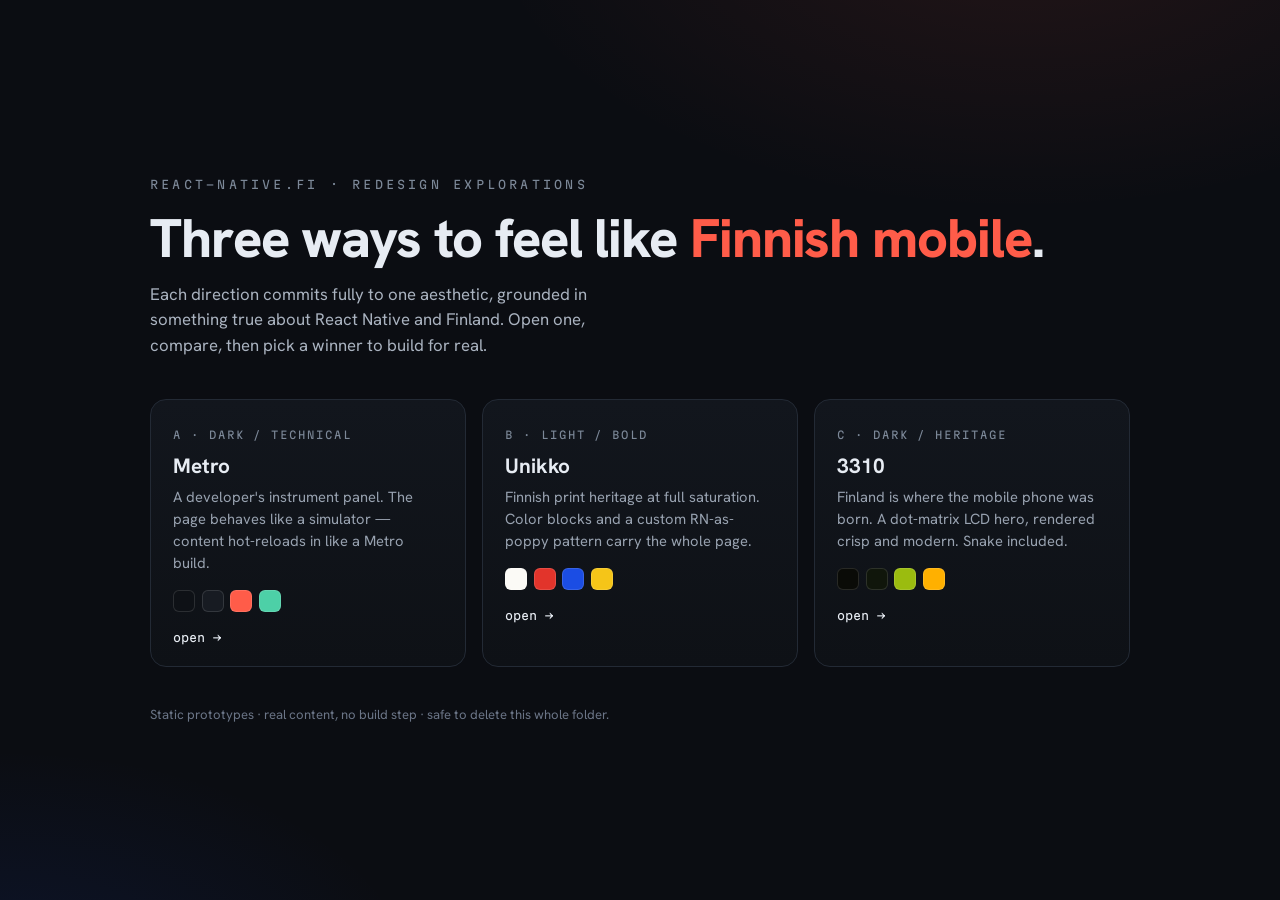
<file: redesign-explorations/index.html>
<!doctype html>
<html lang="en">
<head>
<meta charset="utf-8" />
<meta name="viewport" content="width=device-width, initial-scale=1" />
<title>react-native.fi — redesign explorations</title>
<link rel="preconnect" href="https://fonts.googleapis.com">
<link rel="preconnect" href="https://fonts.gstatic.com" crossorigin>
<link href="https://fonts.googleapis.com/css2?family=Hanken+Grotesk:wght@400;500;600;700;800&family=Martian+Mono:wght@400;500;700&display=swap" rel="stylesheet">
<style>
  :root { color-scheme: dark; }
  * { box-sizing: border-box; margin: 0; padding: 0; }
  body {
    font-family: "Hanken Grotesk", system-ui, sans-serif;
    background: #0b0d12;
    color: #e7ecf3;
    min-height: 100vh;
    display: grid;
    place-items: center;
    padding: 6vw;
    background-image:
      radial-gradient(900px 500px at 80% -10%, rgba(255,92,73,.10), transparent 60%),
      radial-gradient(700px 400px at 0% 110%, rgba(27,77,228,.12), transparent 60%);
  }
  .wrap { width: min(980px, 100%); }
  .kicker {
    font-family: "Martian Mono", monospace;
    font-size: .72rem; letter-spacing: .28em; text-transform: uppercase;
    color: #7c8898; margin-bottom: 1.2rem;
  }
  h1 { font-size: clamp(2rem, 5vw, 3.4rem); line-height: 1.02; letter-spacing: -.02em; font-weight: 800; }
  h1 em { font-style: normal; color: #ff5c49; }
  p.lede { color: #aab3c0; max-width: 56ch; margin-top: 1rem; font-size: 1.05rem; line-height: 1.5; }
  .grid { display: grid; gap: 1rem; grid-template-columns: repeat(3, 1fr); margin-top: 2.6rem; }
  @media (max-width: 720px){ .grid { grid-template-columns: 1fr; } }
  a.card {
    display: block; text-decoration: none; color: inherit;
    border: 1px solid #232a35; border-radius: 16px; padding: 1.4rem;
    background: linear-gradient(180deg, #12161d, #0e1116);
    transition: transform .25s ease, border-color .25s ease;
  }
  a.card:hover { transform: translateY(-4px); border-color: #3a4454; }
  a.card:focus-visible { outline: 2px solid #ff5c49; outline-offset: 3px; }
  .tag { font-family:"Martian Mono",monospace; font-size:.66rem; letter-spacing:.18em; text-transform:uppercase; color:#7c8898; }
  .card h2 { font-size: 1.3rem; margin: .55rem 0 .4rem; letter-spacing: -.01em; }
  .card p { color: #98a2b0; font-size: .92rem; line-height: 1.5; }
  .swatches { display:flex; gap:.4rem; margin-top:1rem; }
  .sw { width: 22px; height: 22px; border-radius: 6px; border: 1px solid rgba(255,255,255,.12); }
  .go { margin-top:1.1rem; font-family:"Martian Mono",monospace; font-size:.72rem; color:#e7ecf3; }
  footer { margin-top: 2.4rem; color:#6b7587; font-size:.82rem; }
</style>
</head>
<body>
  <div class="wrap">
    <div class="kicker">react-native.fi · redesign explorations</div>
    <h1>Three ways to feel like <em>Finnish mobile</em>.</h1>
    <p class="lede">Each direction commits fully to one aesthetic, grounded in something true about React Native and Finland. Open one, compare, then pick a winner to build for real.</p>

    <div class="grid">
      <a class="card" href="a-metro.html">
        <span class="tag">A · dark / technical</span>
        <h2>Metro</h2>
        <p>A developer's instrument panel. The page behaves like a simulator — content hot-reloads in like a Metro build.</p>
        <div class="swatches">
          <span class="sw" style="background:#0e1116"></span>
          <span class="sw" style="background:#171b22"></span>
          <span class="sw" style="background:#ff5c49"></span>
          <span class="sw" style="background:#4dd0a7"></span>
        </div>
        <div class="go">open →</div>
      </a>

      <a class="card" href="b-unikko.html">
        <span class="tag">B · light / bold</span>
        <h2>Unikko</h2>
        <p>Finnish print heritage at full saturation. Color blocks and a custom RN-as-poppy pattern carry the whole page.</p>
        <div class="swatches">
          <span class="sw" style="background:#fbfaf6"></span>
          <span class="sw" style="background:#e2342b"></span>
          <span class="sw" style="background:#1b4de4"></span>
          <span class="sw" style="background:#f5c518"></span>
        </div>
        <div class="go">open →</div>
      </a>

      <a class="card" href="c-3310.html">
        <span class="tag">C · dark / heritage</span>
        <h2>3310</h2>
        <p>Finland is where the mobile phone was born. A dot-matrix LCD hero, rendered crisp and modern. Snake included.</p>
        <div class="swatches">
          <span class="sw" style="background:#0a0b07"></span>
          <span class="sw" style="background:#10160b"></span>
          <span class="sw" style="background:#9bbc0f"></span>
          <span class="sw" style="background:#ffb000"></span>
        </div>
        <div class="go">open →</div>
      </a>
    </div>

    <footer>Static prototypes · real content, no build step · safe to delete this whole folder.</footer>
  </div>
</body>
</html>
</file>
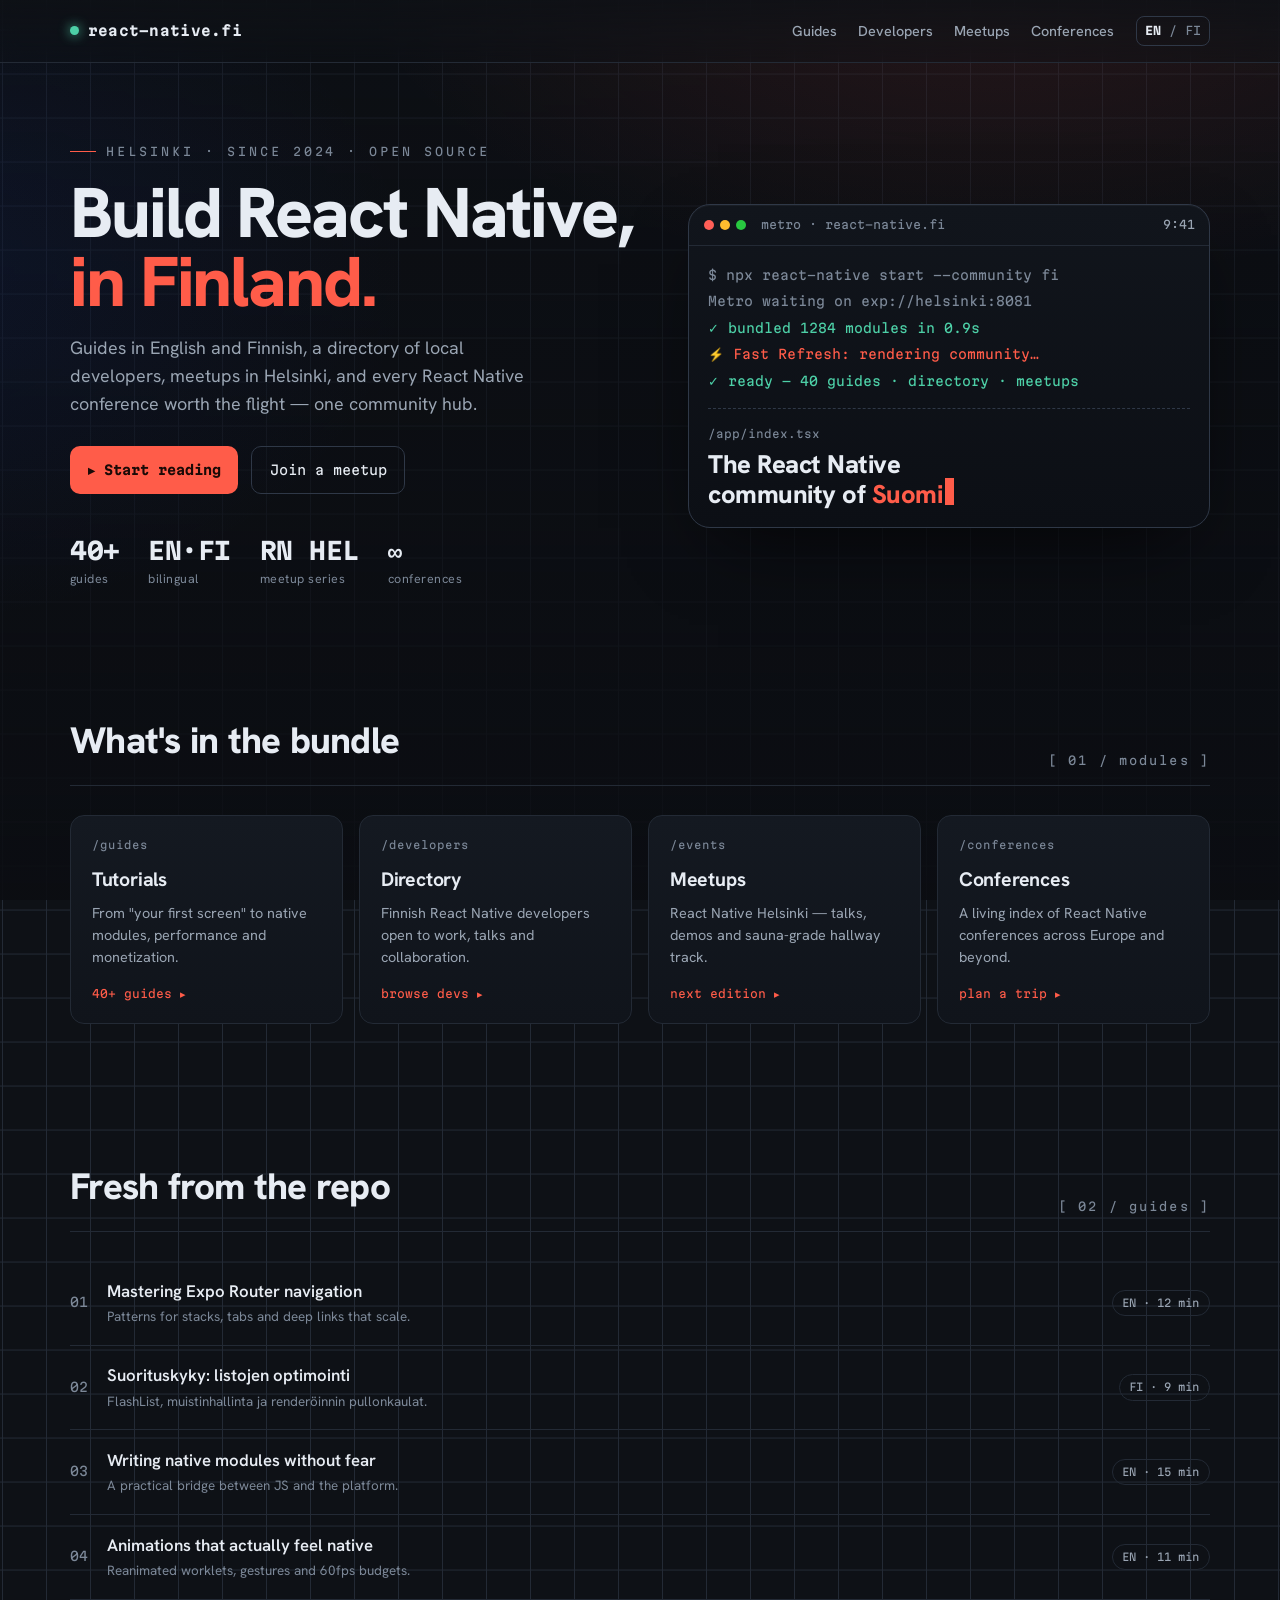
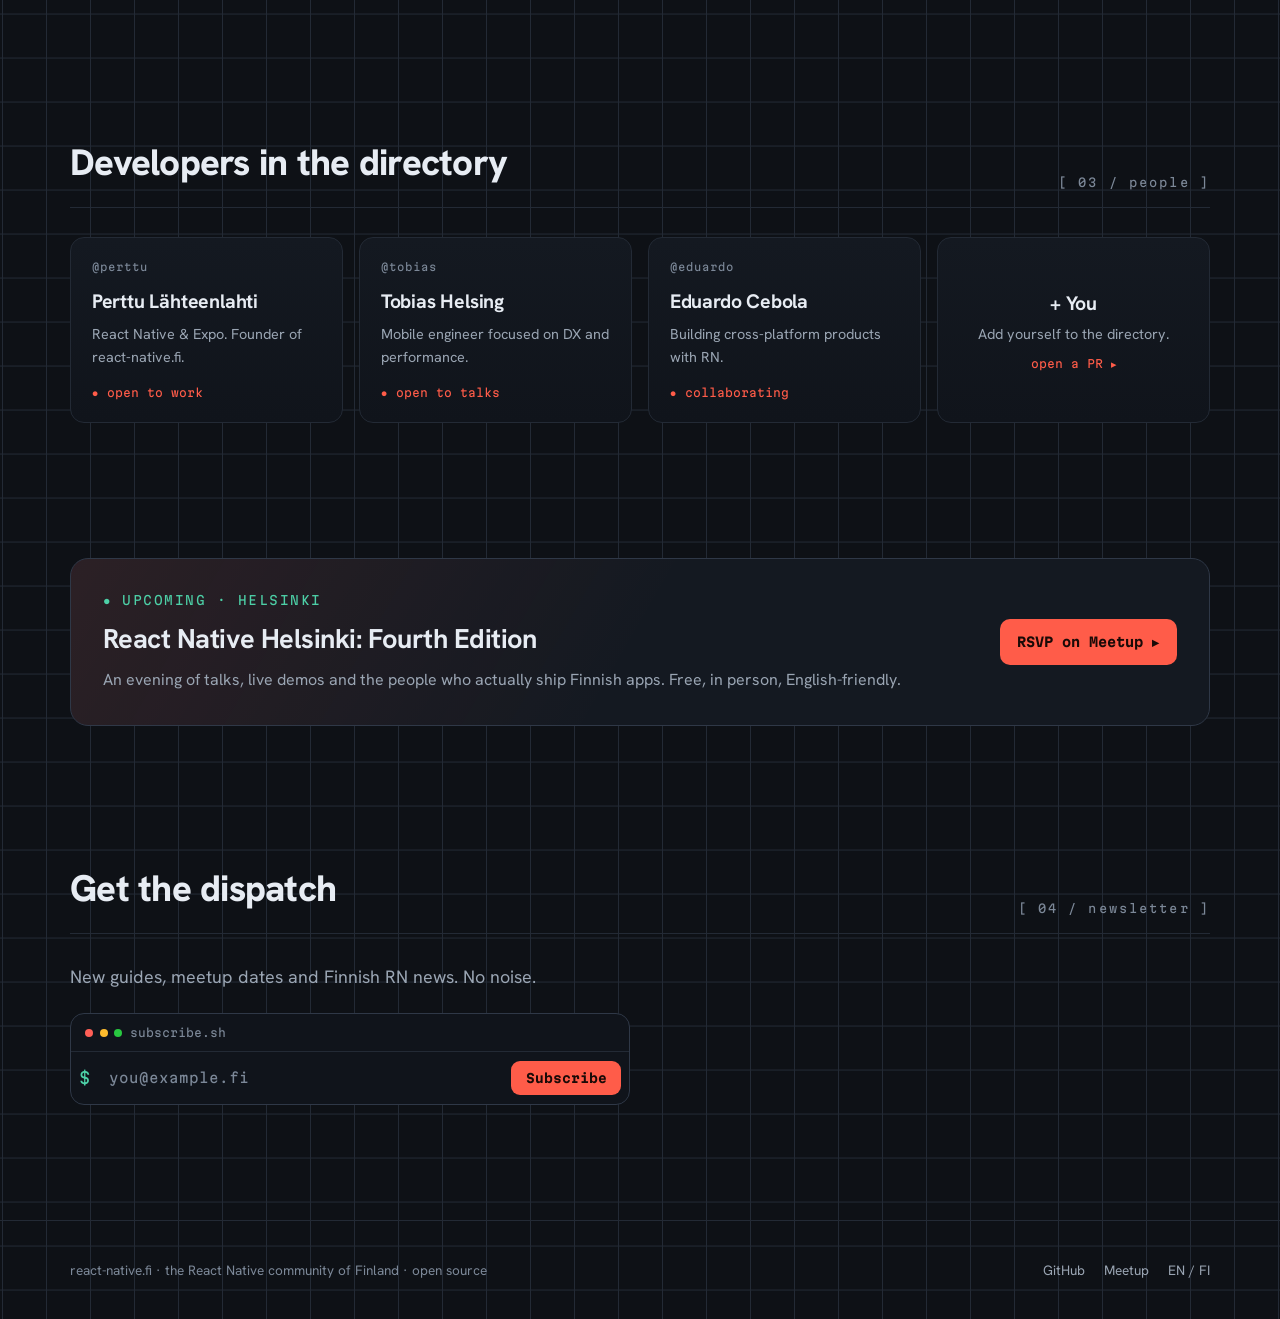
<file: redesign-explorations/a-metro.html>
<!doctype html>
<html lang="en">
<head>
<meta charset="utf-8" />
<meta name="viewport" content="width=device-width, initial-scale=1" />
<title>React Native Finland — Metro</title>
<link rel="preconnect" href="https://fonts.googleapis.com">
<link rel="preconnect" href="https://fonts.gstatic.com" crossorigin>
<link href="https://fonts.googleapis.com/css2?family=Hanken+Grotesk:wght@400;500;600;700;800&family=Martian+Mono:wght@400;500;700&display=swap" rel="stylesheet">
<style>
:root{
  --ink:#0e1116; --panel:#141921; --panel-2:#10141b; --line:#232a35; --line-2:#2f3847;
  --text:#e7ecf3; --mute:#7c8898; --mute-2:#9aa5b3;
  --build:#ff5c49;        /* the one hero accent: hot reload */
  --ready:#4dd0a7;        /* "ready / online" signal, used sparingly */
  --r:14px;
  color-scheme: dark;
}
*{box-sizing:border-box;margin:0;padding:0}
html{scroll-behavior:smooth}
body{
  font-family:"Hanken Grotesk",system-ui,sans-serif;
  background:var(--ink); color:var(--text); line-height:1.55;
  -webkit-font-smoothing:antialiased;
  background-image:
    linear-gradient(var(--line) 1px, transparent 1px),
    linear-gradient(90deg, var(--line) 1px, transparent 1px);
  background-size:44px 44px;
  background-position:center;
}
body::before{
  content:""; position:fixed; inset:0; pointer-events:none; z-index:0;
  background:
    radial-gradient(1100px 600px at 78% -8%, rgba(255,92,73,.12), transparent 60%),
    radial-gradient(900px 600px at -10% 30%, rgba(27,77,228,.10), transparent 60%),
    linear-gradient(180deg, rgba(11,13,18,.4), rgba(11,13,18,.92));
}
.mono{font-family:"Martian Mono",monospace}
.wrap{position:relative; z-index:1; width:min(1140px,92vw); margin-inline:auto}

/* ---- nav ---- */
nav{position:sticky; top:0; z-index:20; backdrop-filter:blur(10px);
  background:linear-gradient(180deg, rgba(14,17,22,.82), rgba(14,17,22,.4));
  border-bottom:1px solid var(--line);}
.nav-in{display:flex; align-items:center; gap:1.4rem; height:62px}
.brand{font-family:"Martian Mono",monospace; font-weight:700; font-size:.86rem; letter-spacing:.02em; display:flex; align-items:center; gap:.55rem}
.brand .dot{width:9px;height:9px;border-radius:50%;background:var(--ready); box-shadow:0 0 12px var(--ready); animation:pulse 2.6s infinite}
@keyframes pulse{50%{opacity:.45}}
.nav-links{display:flex; gap:1.3rem; margin-left:auto}
.nav-links a{color:var(--mute-2); text-decoration:none; font-size:.9rem; font-weight:500}
.nav-links a:hover{color:var(--text)}
.lang{font-family:"Martian Mono",monospace; font-size:.72rem; color:var(--mute); border:1px solid var(--line-2); border-radius:8px; padding:.3rem .5rem}
.lang b{color:var(--text)}
@media(max-width:820px){ .nav-links{display:none} }

/* ---- hero ---- */
.hero{padding:5rem 0 3.5rem}
.hero-grid{display:grid; grid-template-columns:1.05fr .95fr; gap:2.6rem; align-items:center}
@media(max-width:920px){ .hero-grid{grid-template-columns:1fr; gap:2rem} }
.eyebrow{font-family:"Martian Mono",monospace; font-size:.72rem; letter-spacing:.26em; text-transform:uppercase; color:var(--mute); display:flex; gap:.6rem; align-items:center}
.eyebrow::before{content:""; width:26px; height:1px; background:var(--build)}
h1.title{font-size:clamp(2.5rem,6vw,4.4rem); line-height:.98; letter-spacing:-.03em; font-weight:800; margin:1.1rem 0}
h1.title .hl{color:var(--build)}
.lede{color:var(--mute-2); font-size:1.12rem; max-width:48ch}
.cta-row{display:flex; gap:.8rem; margin-top:1.8rem; flex-wrap:wrap}
.btn{font-family:"Martian Mono",monospace; font-size:.82rem; text-decoration:none; border-radius:10px; padding:.8rem 1.1rem; display:inline-flex; gap:.5rem; align-items:center; transition:.2s}
.btn-primary{background:var(--build); color:#1a0a07; font-weight:700}
.btn-primary:hover{box-shadow:0 0 0 4px rgba(255,92,73,.22); transform:translateY(-2px)}
.btn-ghost{border:1px solid var(--line-2); color:var(--text)}
.btn-ghost:hover{border-color:var(--mute)}
.stats{display:flex; gap:1.8rem; margin-top:2.4rem; flex-wrap:wrap}
.stat .n{font-family:"Martian Mono",monospace; font-size:1.5rem; font-weight:700; letter-spacing:-.02em}
.stat .l{font-size:.78rem; color:var(--mute); letter-spacing:.04em}

/* ---- simulator ---- */
.sim{border:1px solid var(--line-2); border-radius:22px; background:linear-gradient(180deg,#11151c,#0c0f15);
  box-shadow:0 30px 80px -30px rgba(0,0,0,.8), inset 0 1px 0 rgba(255,255,255,.04); overflow:hidden}
.sim-bar{display:flex; align-items:center; gap:.5rem; padding:.7rem .9rem; border-bottom:1px solid var(--line); font-family:"Martian Mono",monospace; font-size:.72rem; color:var(--mute)}
.sim-bar .lights{display:flex; gap:.4rem; margin-right:.4rem}
.sim-bar .lights i{width:10px;height:10px;border-radius:50%;display:block}
.sim-bar .clock{margin-left:auto; color:var(--mute-2)}
.sim-body{padding:1.2rem; font-family:"Martian Mono",monospace; font-size:.8rem}
.log{display:grid; gap:.42rem; min-height:118px}
.log div{opacity:0; transform:translateY(6px); animation:logIn .5s forwards}
.log .ok{color:var(--ready)} .log .warn{color:var(--build)} .log .dim{color:var(--mute)}
.log div:nth-child(1){animation-delay:.15s}
.log div:nth-child(2){animation-delay:.45s}
.log div:nth-child(3){animation-delay:.8s}
.log div:nth-child(4){animation-delay:1.15s}
.log div:nth-child(5){animation-delay:1.5s}
@keyframes logIn{to{opacity:1; transform:none}}
.sim-screen{margin-top:1rem; border-top:1px dashed var(--line-2); padding-top:1.1rem; opacity:0; animation:logIn .6s 1.9s forwards}
.sim-screen .big{font-family:"Hanken Grotesk",sans-serif; font-weight:800; font-size:1.6rem; line-height:1.05; letter-spacing:-.02em}
.sim-screen .big span{color:var(--build)}
.cursor{display:inline-block;width:9px;height:1.05em;background:var(--build);vertical-align:-2px;margin-left:3px;animation:blink 1s steps(1) infinite}
@keyframes blink{50%{opacity:0}}

/* ---- section heads ---- */
.section{padding:4.2rem 0}
.sec-head{display:flex; align-items:flex-end; justify-content:space-between; gap:1rem; margin-bottom:1.8rem; border-bottom:1px solid var(--line); padding-bottom:1rem}
.sec-head h2{font-size:clamp(1.6rem,3vw,2.3rem); letter-spacing:-.02em; font-weight:800}
.sec-head .idx{font-family:"Martian Mono",monospace; font-size:.74rem; color:var(--mute); letter-spacing:.18em}

/* ---- modules ---- */
.modules{display:grid; grid-template-columns:repeat(4,1fr); gap:1rem}
@media(max-width:900px){ .modules{grid-template-columns:repeat(2,1fr)} }
@media(max-width:560px){ .modules{grid-template-columns:1fr} }
.mod{position:relative; text-decoration:none; color:inherit; border:1px solid var(--line); border-radius:var(--r); padding:1.3rem; background:linear-gradient(180deg,var(--panel),var(--panel-2)); transition:.25s; overflow:hidden}
.mod:hover{transform:translateY(-5px); border-color:var(--line-2)}
.mod:focus-visible{outline:2px solid var(--build); outline-offset:3px}
.mod .path{font-family:"Martian Mono",monospace; font-size:.66rem; color:var(--mute); letter-spacing:.1em}
.mod h3{font-size:1.22rem; margin:.7rem 0 .45rem; letter-spacing:-.01em}
.mod p{color:var(--mute-2); font-size:.9rem}
.mod .meta{margin-top:1rem; font-family:"Martian Mono",monospace; font-size:.7rem; color:var(--build)}
.mod::after{content:""; position:absolute; right:-30px; top:-30px; width:90px; height:90px; border-radius:50%; background:radial-gradient(circle, rgba(255,92,73,.18), transparent 70%); opacity:0; transition:.3s}
.mod:hover::after{opacity:1}

/* ---- featured list ---- */
.feed{display:grid; gap:0}
.row{display:grid; grid-template-columns:auto 1fr auto; gap:1.2rem; align-items:center; padding:1.05rem 0; border-bottom:1px solid var(--line); text-decoration:none; color:inherit; transition:.2s}
.row:hover{background:rgba(255,255,255,.02); padding-left:.5rem}
.row .no{font-family:"Martian Mono",monospace; color:var(--mute); font-size:.8rem}
.row .t{font-weight:600; font-size:1.05rem}
.row .d{color:var(--mute); font-size:.84rem; margin-top:.15rem}
.row .badge{font-family:"Martian Mono",monospace; font-size:.66rem; color:var(--mute-2); border:1px solid var(--line); border-radius:999px; padding:.25rem .6rem; white-space:nowrap}

/* ---- meetup banner ---- */
.banner{border:1px solid var(--line-2); border-radius:18px; padding:2rem; background:
  linear-gradient(120deg, rgba(255,92,73,.10), transparent 50%), var(--panel);
  display:grid; grid-template-columns:1fr auto; gap:1.4rem; align-items:center}
@media(max-width:740px){ .banner{grid-template-columns:1fr} }
.banner .when{font-family:"Martian Mono",monospace; color:var(--ready); font-size:.78rem; letter-spacing:.12em}
.banner h3{font-size:1.7rem; letter-spacing:-.02em; margin:.5rem 0}
.banner p{color:var(--mute-2)}

/* ---- newsletter (terminal) ---- */
.term{border:1px solid var(--line-2); border-radius:14px; overflow:hidden; max-width:560px; background:var(--panel-2)}
.term .tt{font-family:"Martian Mono",monospace; font-size:.7rem; color:var(--mute); padding:.6rem .9rem; border-bottom:1px solid var(--line); display:flex; gap:.5rem; align-items:center}
.term .tb{display:flex; padding:.5rem; gap:.5rem; align-items:center}
.term input{flex:1; background:transparent; border:0; color:var(--text); font-family:"Martian Mono",monospace; font-size:.85rem; padding:.6rem .7rem}
.term input::placeholder{color:var(--mute)}
.term input:focus{outline:none}
.term button{font-family:"Martian Mono",monospace; font-size:.78rem; background:var(--build); color:#1a0a07; border:0; font-weight:700; border-radius:9px; padding:.6rem .9rem; cursor:pointer}

/* ---- footer ---- */
footer.f{border-top:1px solid var(--line); margin-top:3rem; padding:2.4rem 0}
.f-in{display:flex; justify-content:space-between; gap:1rem; flex-wrap:wrap; color:var(--mute); font-size:.85rem}
.f-in a{color:var(--mute-2); text-decoration:none}
.f-in a:hover{color:var(--text)}

@media (prefers-reduced-motion: reduce){
  *{animation:none !important}
  .log div, .sim-screen{opacity:1; transform:none}
}
</style>
</head>
<body>
<nav>
  <div class="wrap nav-in">
    <div class="brand"><span class="dot"></span>react-native.fi</div>
    <div class="nav-links">
      <a href="#modules">Guides</a>
      <a href="#devs">Developers</a>
      <a href="#meet">Meetups</a>
      <a href="#feed">Conferences</a>
    </div>
    <span class="lang"><b>EN</b> / FI</span>
  </div>
</nav>

<header class="hero wrap">
  <div class="hero-grid">
    <div>
      <div class="eyebrow">Helsinki · since 2024 · open source</div>
      <h1 class="title">Build React&nbsp;Native, <span class="hl">in&nbsp;Finland.</span></h1>
      <p class="lede">Guides in English and Finnish, a directory of local developers, meetups in Helsinki, and every React Native conference worth the flight — one community hub.</p>
      <div class="cta-row">
        <a class="btn btn-primary" href="#modules">▸ Start reading</a>
        <a class="btn btn-ghost" href="#meet">Join a meetup</a>
      </div>
      <div class="stats">
        <div class="stat"><div class="n">40+</div><div class="l">guides</div></div>
        <div class="stat"><div class="n">EN·FI</div><div class="l">bilingual</div></div>
        <div class="stat"><div class="n">RN HEL</div><div class="l">meetup series</div></div>
        <div class="stat"><div class="n">∞</div><div class="l">conferences</div></div>
      </div>
    </div>

    <div class="sim" aria-hidden="true">
      <div class="sim-bar">
        <span class="lights"><i style="background:#ff5f57"></i><i style="background:#febc2e"></i><i style="background:#28c840"></i></span>
        metro · react-native.fi
        <span class="clock">9:41</span>
      </div>
      <div class="sim-body">
        <div class="log">
          <div class="dim">$ npx react-native start --community fi</div>
          <div class="dim">Metro waiting on exp://helsinki:8081</div>
          <div class="ok">✓ bundled 1284 modules in 0.9s</div>
          <div class="warn">⚡ Fast Refresh: rendering community…</div>
          <div class="ok">✓ ready — 40 guides · directory · meetups</div>
        </div>
        <div class="sim-screen">
          <div class="path mono" style="color:var(--mute);font-size:.68rem">/app/index.tsx</div>
          <div class="big" style="margin-top:.5rem">The React Native<br>community of <span>Suomi</span><span class="cursor"></span></div>
        </div>
      </div>
    </div>
  </div>
</header>

<main>
  <section class="section wrap" id="modules">
    <div class="sec-head">
      <h2>What's in the bundle</h2>
      <span class="idx">[ 01 / modules ]</span>
    </div>
    <div class="modules">
      <a class="mod" href="#">
        <div class="path">/guides</div>
        <h3>Tutorials</h3>
        <p>From "your first screen" to native modules, performance and monetization.</p>
        <div class="meta">40+ guides ▸</div>
      </a>
      <a class="mod" href="#devs">
        <div class="path">/developers</div>
        <h3>Directory</h3>
        <p>Finnish React Native developers open to work, talks and collaboration.</p>
        <div class="meta">browse devs ▸</div>
      </a>
      <a class="mod" href="#meet">
        <div class="path">/events</div>
        <h3>Meetups</h3>
        <p>React Native Helsinki — talks, demos and sauna-grade hallway track.</p>
        <div class="meta">next edition ▸</div>
      </a>
      <a class="mod" href="#feed">
        <div class="path">/conferences</div>
        <h3>Conferences</h3>
        <p>A living index of React Native conferences across Europe and beyond.</p>
        <div class="meta">plan a trip ▸</div>
      </a>
    </div>
  </section>

  <section class="section wrap" id="feed">
    <div class="sec-head">
      <h2>Fresh from the repo</h2>
      <span class="idx">[ 02 / guides ]</span>
    </div>
    <div class="feed">
      <a class="row" href="#"><span class="no">01</span><span><span class="t">Mastering Expo Router navigation</span><div class="d">Patterns for stacks, tabs and deep links that scale.</div></span><span class="badge">EN · 12 min</span></a>
      <a class="row" href="#"><span class="no">02</span><span><span class="t">Suorituskyky: listojen optimointi</span><div class="d">FlashList, muistinhallinta ja renderöinnin pullonkaulat.</div></span><span class="badge">FI · 9 min</span></a>
      <a class="row" href="#"><span class="no">03</span><span><span class="t">Writing native modules without fear</span><div class="d">A practical bridge between JS and the platform.</div></span><span class="badge">EN · 15 min</span></a>
      <a class="row" href="#"><span class="no">04</span><span><span class="t">Animations that actually feel native</span><div class="d">Reanimated worklets, gestures and 60fps budgets.</div></span><span class="badge">EN · 11 min</span></a>
    </div>
  </section>

  <section class="section wrap" id="devs">
    <div class="sec-head">
      <h2>Developers in the directory</h2>
      <span class="idx">[ 03 / people ]</span>
    </div>
    <div class="modules">
      <div class="mod"><div class="path">@perttu</div><h3>Perttu Lähteenlahti</h3><p>React Native & Expo. Founder of react-native.fi.</p><div class="meta">● open to work</div></div>
      <div class="mod"><div class="path">@tobias</div><h3>Tobias Helsing</h3><p>Mobile engineer focused on DX and performance.</p><div class="meta">● open to talks</div></div>
      <div class="mod"><div class="path">@eduardo</div><h3>Eduardo Cebola</h3><p>Building cross-platform products with RN.</p><div class="meta">● collaborating</div></div>
      <a class="mod" href="#" style="display:grid;place-items:center;text-align:center"><div><h3 style="margin:0">+ You</h3><p style="margin-top:.3rem">Add yourself to the directory.</p><div class="meta" style="margin-top:.6rem">open a PR ▸</div></div></a>
    </div>
  </section>

  <section class="section wrap" id="meet">
    <div class="banner">
      <div>
        <div class="when">● UPCOMING · HELSINKI</div>
        <h3>React Native Helsinki: Fourth Edition</h3>
        <p>An evening of talks, live demos and the people who actually ship Finnish apps. Free, in person, English-friendly.</p>
      </div>
      <a class="btn btn-primary" href="#">RSVP on Meetup ▸</a>
    </div>
  </section>

  <section class="section wrap">
    <div class="sec-head"><h2>Get the dispatch</h2><span class="idx">[ 04 / newsletter ]</span></div>
    <p class="lede" style="margin-bottom:1.4rem">New guides, meetup dates and Finnish RN news. No noise.</p>
    <form class="term" onsubmit="return false">
      <div class="tt"><span class="lights" style="display:flex;gap:.4rem"><i style="width:8px;height:8px;border-radius:50%;background:#ff5f57;display:block"></i><i style="width:8px;height:8px;border-radius:50%;background:#febc2e;display:block"></i><i style="width:8px;height:8px;border-radius:50%;background:#28c840;display:block"></i></span> subscribe.sh</div>
      <div class="tb"><span class="mono" style="color:var(--ready)">$</span><input type="email" placeholder="you@example.fi" aria-label="Email address"><button>Subscribe</button></div>
    </form>
  </section>
</main>

<footer class="f">
  <div class="wrap f-in">
    <div>react-native.fi · the React Native community of Finland · open source</div>
    <div style="display:flex;gap:1.2rem">
      <a href="#">GitHub</a><a href="#">Meetup</a><a href="#">EN / FI</a>
    </div>
  </div>
</footer>
</body>
</html>
</file>
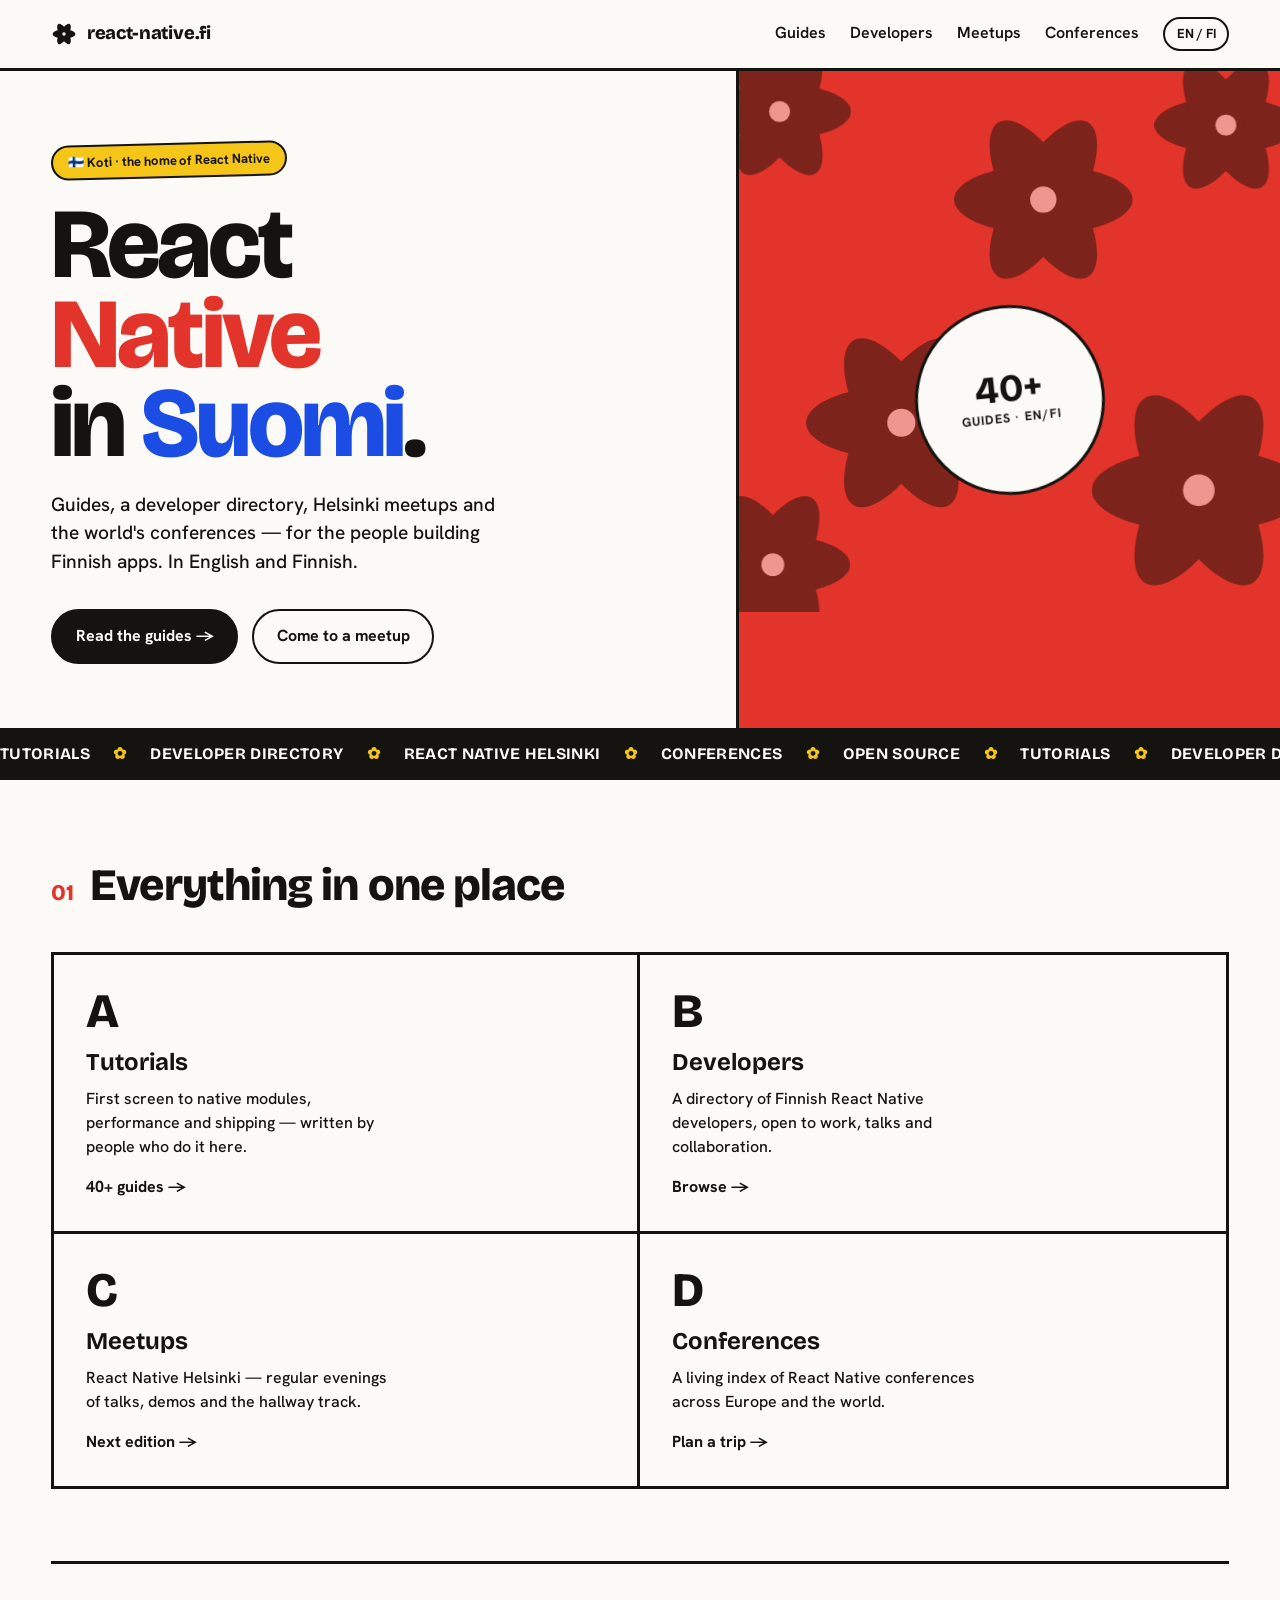
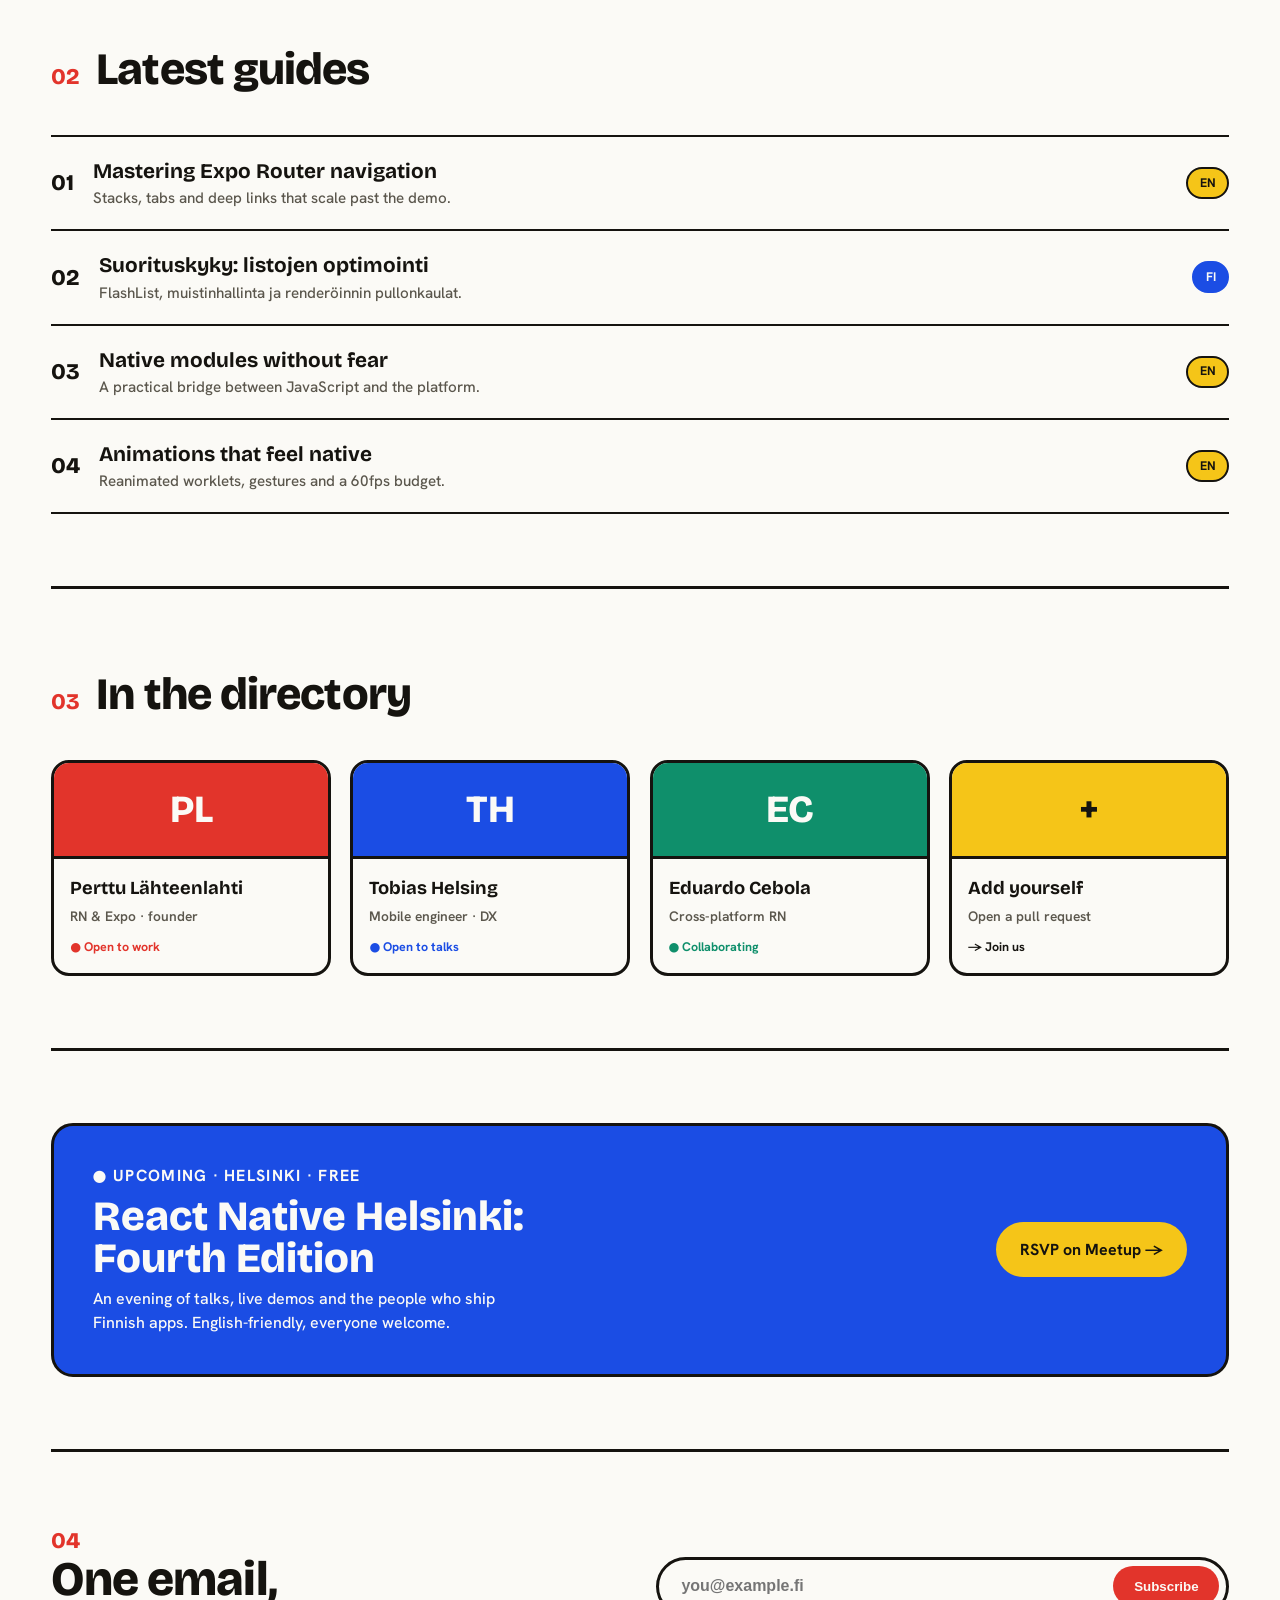
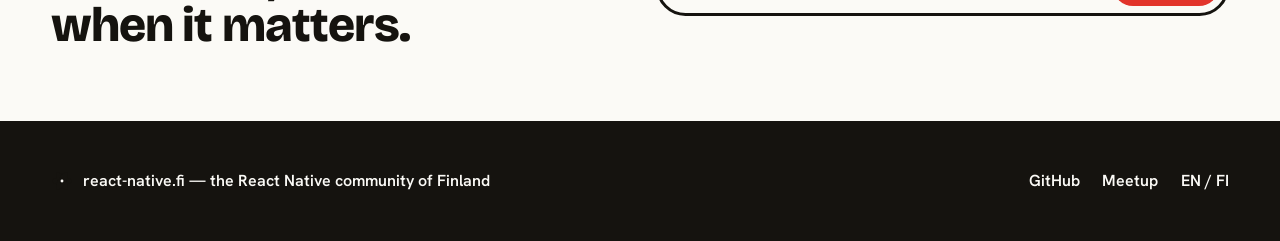
<file: redesign-explorations/b-unikko.html>
<!doctype html>
<html lang="en">
<head>
<meta charset="utf-8" />
<meta name="viewport" content="width=device-width, initial-scale=1" />
<title>React Native Finland — Unikko</title>
<link rel="preconnect" href="https://fonts.googleapis.com">
<link rel="preconnect" href="https://fonts.gstatic.com" crossorigin>
<link href="https://fonts.googleapis.com/css2?family=Bricolage+Grotesque:opsz,wght@12..96,500;12..96,700;12..96,800&family=Hanken+Grotesk:wght@400;500;600;700&display=swap" rel="stylesheet">
<style>
:root{
  --paper:#fbfaf6; --ink:#15130f;
  --poppy:#e2342b; --sky:#1b4de4; --sun:#f5c518; --mint:#0f8f6b;
  --line:#15130f;
}
*{box-sizing:border-box;margin:0;padding:0}
html{scroll-behavior:smooth}
body{font-family:"Hanken Grotesk",system-ui,sans-serif; background:var(--paper); color:var(--ink); line-height:1.5; -webkit-font-smoothing:antialiased}
.display{font-family:"Bricolage Grotesque",sans-serif}
.wrap{width:min(1180px,92vw); margin-inline:auto}
a{color:inherit}

/* poppy motif used as the page signature */
.poppy-defs{position:absolute;width:0;height:0}

/* nav */
nav{border-bottom:3px solid var(--ink); position:sticky; top:0; background:var(--paper); z-index:30}
.nav-in{display:flex; align-items:center; gap:1.5rem; height:68px}
.brand{font-family:"Bricolage Grotesque"; font-weight:800; font-size:1.15rem; display:flex; gap:.6rem; align-items:center; letter-spacing:-.01em}
.nav-links{display:flex; gap:1.5rem; margin-left:auto; font-weight:600}
.nav-links a{text-decoration:none; padding:.2rem 0; border-bottom:3px solid transparent}
.nav-links a:hover{border-color:var(--poppy)}
.lang{font-weight:700; border:2px solid var(--ink); border-radius:999px; padding:.3rem .7rem; font-size:.82rem}
@media(max-width:820px){.nav-links{display:none}}

/* hero */
.hero{display:grid; grid-template-columns:1.15fr .85fr; border-bottom:3px solid var(--ink)}
@media(max-width:900px){.hero{grid-template-columns:1fr}}
.hero-left{padding:4.5rem 3rem 4rem; padding-left:max(4vw, calc((100vw - 1180px)/2))}
@media(max-width:900px){.hero-left{padding:3.5rem 6vw}}
.tagline{display:inline-flex; align-items:center; gap:.5rem; background:var(--sun); border:2px solid var(--ink); border-radius:999px; padding:.35rem .9rem; font-weight:700; font-size:.82rem; transform:rotate(-1.4deg)}
h1.title{font-family:"Bricolage Grotesque"; font-weight:800; font-size:clamp(3rem,8vw,6.2rem); line-height:.9; letter-spacing:-.03em; margin:1.4rem 0}
h1.title .red{color:var(--poppy)}
h1.title .blue{color:var(--sky)}
.lede{font-size:1.2rem; max-width:42ch; font-weight:500}
.cta-row{display:flex; gap:.9rem; margin-top:2rem; flex-wrap:wrap}
.btn{font-weight:700; text-decoration:none; border:2px solid var(--ink); border-radius:999px; padding:.85rem 1.4rem; transition:.15s; display:inline-flex; gap:.5rem; align-items:center}
.btn-fill{background:var(--ink); color:var(--paper)}
.btn-fill:hover{background:var(--poppy); border-color:var(--poppy)}
.btn-out:hover{background:var(--sun)}
.btn:focus-visible{outline:3px solid var(--sky); outline-offset:3px}

.hero-right{border-left:3px solid var(--ink); background:var(--poppy); position:relative; overflow:hidden; min-height:340px; display:grid; place-items:center}
@media(max-width:900px){.hero-right{border-left:0; border-top:3px solid var(--ink); min-height:300px}}
.hero-right .field{position:absolute; inset:0; opacity:.9}
.hero-right .badge{position:relative; background:var(--paper); border:3px solid var(--ink); border-radius:50%; width:190px; height:190px; display:grid; place-items:center; text-align:center; transform:rotate(-6deg); animation:spinIn .9s cubic-bezier(.2,.8,.2,1)}
.hero-right .badge b{font-family:"Bricolage Grotesque"; font-size:2.4rem; line-height:.9; display:block}
.hero-right .badge span{font-weight:700; font-size:.78rem; letter-spacing:.1em}
@keyframes spinIn{from{transform:rotate(-40deg) scale(.6); opacity:0} to{transform:rotate(-6deg) scale(1); opacity:1}}

/* marquee strip */
.strip{background:var(--ink); color:var(--paper); overflow:hidden; border-bottom:3px solid var(--ink); white-space:nowrap}
.strip .track{display:inline-block; padding:.7rem 0; font-family:"Bricolage Grotesque"; font-weight:700; font-size:1rem; letter-spacing:.02em; animation:slide 26s linear infinite}
.strip .track span{margin:0 1.2rem; color:var(--sun)}
@keyframes slide{to{transform:translateX(-50%)}}

/* sections */
.section{padding:4.5rem 0; border-bottom:3px solid var(--ink)}
.sec-head{display:flex; align-items:baseline; gap:1rem; margin-bottom:2rem}
.sec-head .num{font-family:"Bricolage Grotesque"; font-weight:800; color:var(--poppy); font-size:1.4rem}
.sec-head h2{font-family:"Bricolage Grotesque"; font-weight:800; font-size:clamp(1.8rem,4vw,2.8rem); letter-spacing:-.02em}

/* pillars */
.pillars{display:grid; grid-template-columns:repeat(2,1fr); gap:0; border:3px solid var(--ink)}
@media(max-width:680px){.pillars{grid-template-columns:1fr}}
.pillar{padding:2rem; border-right:3px solid var(--ink); border-bottom:3px solid var(--ink); text-decoration:none; transition:.2s; position:relative}
.pillars .pillar:nth-child(2n){border-right:0}
.pillars .pillar:nth-last-child(-n+2){border-bottom:0}
@media(max-width:680px){.pillar{border-right:0!important}}
.pillar:hover{background:var(--sun)}
.pillar:nth-child(1):hover{background:var(--poppy); color:var(--paper)}
.pillar:nth-child(2):hover{background:var(--sky); color:var(--paper)}
.pillar:nth-child(4):hover{background:var(--mint); color:var(--paper)}
.pillar .k{font-family:"Bricolage Grotesque"; font-weight:800; font-size:3rem; line-height:1}
.pillar h3{font-family:"Bricolage Grotesque"; font-weight:700; font-size:1.5rem; margin:.6rem 0 .4rem}
.pillar p{font-weight:500; max-width:34ch}
.pillar .arr{margin-top:1rem; font-weight:700}

/* guides list */
.guide{display:grid; grid-template-columns:auto 1fr auto; gap:1.2rem; align-items:center; padding:1.2rem 0; border-top:2px solid var(--ink); text-decoration:none}
.guide:last-child{border-bottom:2px solid var(--ink)}
.guide:hover .gt{color:var(--poppy)}
.guide .gn{font-family:"Bricolage Grotesque"; font-weight:800; font-size:1.4rem}
.guide .gt{font-family:"Bricolage Grotesque"; font-weight:700; font-size:1.3rem; transition:.15s}
.guide .gd{font-weight:500; color:#5b574d; font-size:.95rem}
.guide .pill{font-weight:700; font-size:.78rem; border:2px solid var(--ink); border-radius:999px; padding:.3rem .7rem; white-space:nowrap}
.pill.fi{background:var(--sky); color:var(--paper); border-color:var(--sky)}
.pill.en{background:var(--sun)}

/* devs */
.devs{display:grid; grid-template-columns:repeat(4,1fr); gap:1.2rem}
@media(max-width:820px){.devs{grid-template-columns:repeat(2,1fr)}}
@media(max-width:480px){.devs{grid-template-columns:1fr}}
.dev{border:3px solid var(--ink); border-radius:18px; overflow:hidden; background:var(--paper)}
.dev .top{height:96px; display:grid; place-items:center; border-bottom:3px solid var(--ink); font-family:"Bricolage Grotesque"; font-weight:800; font-size:2.4rem; color:var(--paper)}
.dev:nth-child(1) .top{background:var(--poppy)}
.dev:nth-child(2) .top{background:var(--sky)}
.dev:nth-child(3) .top{background:var(--mint)}
.dev:nth-child(4) .top{background:var(--sun); color:var(--ink)}
.dev .b{padding:1rem}
.dev h3{font-family:"Bricolage Grotesque"; font-weight:700; font-size:1.15rem}
.dev .role{font-weight:600; color:#5b574d; font-size:.86rem; margin-top:.2rem}
.dev .status{margin-top:.7rem; font-weight:700; font-size:.78rem}

/* meetup */
.meet{background:var(--sky); color:var(--paper); border:3px solid var(--ink); border-radius:22px; padding:2.4rem; display:grid; grid-template-columns:1fr auto; gap:1.4rem; align-items:center}
@media(max-width:720px){.meet{grid-template-columns:1fr}}
.meet .when{font-weight:700; letter-spacing:.08em}
.meet h3{font-family:"Bricolage Grotesque"; font-weight:800; font-size:clamp(1.8rem,4vw,2.6rem); margin:.5rem 0; line-height:1}
.meet .btn{background:var(--sun); border-color:var(--sun); color:var(--ink)}
.meet .btn:hover{background:var(--paper); border-color:var(--paper)}

/* newsletter */
.news{display:grid; grid-template-columns:1fr 1fr; gap:2rem; align-items:center}
@media(max-width:760px){.news{grid-template-columns:1fr}}
.news h2{font-family:"Bricolage Grotesque"; font-weight:800; font-size:clamp(2rem,5vw,3rem); line-height:.95; letter-spacing:-.02em}
.subscribe{display:flex; gap:.6rem; border:3px solid var(--ink); border-radius:999px; padding:.4rem; background:var(--paper)}
.subscribe input{flex:1; border:0; background:transparent; font-size:1rem; padding:.7rem 1rem; font-weight:600}
.subscribe input:focus{outline:none}
.subscribe button{font-weight:700; background:var(--poppy); color:var(--paper); border:0; border-radius:999px; padding:.7rem 1.3rem; cursor:pointer}

footer{padding:3rem 0; background:var(--ink); color:var(--paper)}
.f-in{display:flex; justify-content:space-between; flex-wrap:wrap; gap:1rem; font-weight:600}
.f-in a{text-decoration:none}
.f-in a:hover{color:var(--sun)}

@media (prefers-reduced-motion: reduce){ *{animation:none !important} }
</style>
</head>
<body>

<!-- RN-as-poppy: petals = React orbit ellipses, center = nucleus -->
<svg class="poppy-defs" aria-hidden="true">
  <symbol id="poppy" viewBox="0 0 100 100">
    <g transform="translate(50,50)">
      <g fill="#15130f">
        <ellipse rx="44" ry="17"/>
        <ellipse rx="44" ry="17" transform="rotate(60)"/>
        <ellipse rx="44" ry="17" transform="rotate(120)"/>
      </g>
      <circle r="11" fill="#15130f"/>
      <circle r="6.5" fill="#fbfaf6"/>
    </g>
  </symbol>
</svg>

<nav>
  <div class="wrap nav-in">
    <div class="brand"><svg width="26" height="26"><use href="#poppy"/></svg>react-native.fi</div>
    <div class="nav-links">
      <a href="#pillars">Guides</a><a href="#devs">Developers</a><a href="#meet">Meetups</a><a href="#guides">Conferences</a>
    </div>
    <span class="lang">EN / FI</span>
  </div>
</nav>

<header class="hero">
  <div class="hero-left">
      <span class="tagline">🇫🇮 Koti · the home of React Native</span>
      <h1 class="title">React<br><span class="red">Native</span><br>in <span class="blue">Suomi</span>.</h1>
      <p class="lede">Guides, a developer directory, Helsinki meetups and the world's conferences — for the people building Finnish apps. In English and Finnish.</p>
      <div class="cta-row">
        <a class="btn btn-fill" href="#guides">Read the guides →</a>
        <a class="btn btn-out" href="#meet">Come to a meetup</a>
      </div>
  </div>
  <div class="hero-right">
    <svg class="field" viewBox="0 0 400 400" preserveAspectRatio="xMidYMid slice" aria-hidden="true">
      <g opacity="0.55">
        <use href="#poppy" x="-30" y="-30" width="120" height="120"/>
        <use href="#poppy" x="150" y="20" width="150" height="150"/>
        <use href="#poppy" x="300" y="-20" width="120" height="120"/>
        <use href="#poppy" x="40" y="180" width="160" height="160"/>
        <use href="#poppy" x="250" y="220" width="180" height="180"/>
        <use href="#poppy" x="-40" y="300" width="130" height="130"/>
      </g>
    </svg>
    <div class="badge"><div><b>40+</b><span>GUIDES · EN/FI</span></div></div>
  </div>
</header>

<div class="strip"><div class="track">TUTORIALS <span>✿</span> DEVELOPER DIRECTORY <span>✿</span> REACT NATIVE HELSINKI <span>✿</span> CONFERENCES <span>✿</span> OPEN SOURCE <span>✿</span> TUTORIALS <span>✿</span> DEVELOPER DIRECTORY <span>✿</span> REACT NATIVE HELSINKI <span>✿</span> CONFERENCES <span>✿</span> OPEN SOURCE <span>✿</span> </div></div>

<main>
  <section class="section wrap" id="pillars">
    <div class="sec-head"><span class="num">01</span><h2>Everything in one place</h2></div>
    <div class="pillars">
      <a class="pillar" href="#guides"><div class="k">A</div><h3>Tutorials</h3><p>First screen to native modules, performance and shipping — written by people who do it here.</p><div class="arr">40+ guides →</div></a>
      <a class="pillar" href="#devs"><div class="k">B</div><h3>Developers</h3><p>A directory of Finnish React Native developers, open to work, talks and collaboration.</p><div class="arr">Browse →</div></a>
      <a class="pillar" href="#meet"><div class="k">C</div><h3>Meetups</h3><p>React Native Helsinki — regular evenings of talks, demos and the hallway track.</p><div class="arr">Next edition →</div></a>
      <a class="pillar" href="#guides"><div class="k">D</div><h3>Conferences</h3><p>A living index of React Native conferences across Europe and the world.</p><div class="arr">Plan a trip →</div></a>
    </div>
  </section>

  <section class="section wrap" id="guides">
    <div class="sec-head"><span class="num">02</span><h2>Latest guides</h2></div>
    <a class="guide" href="#"><span class="gn">01</span><span><div class="gt">Mastering Expo Router navigation</div><div class="gd">Stacks, tabs and deep links that scale past the demo.</div></span><span class="pill en">EN</span></a>
    <a class="guide" href="#"><span class="gn">02</span><span><div class="gt">Suorituskyky: listojen optimointi</div><div class="gd">FlashList, muistinhallinta ja renderöinnin pullonkaulat.</div></span><span class="pill fi">FI</span></a>
    <a class="guide" href="#"><span class="gn">03</span><span><div class="gt">Native modules without fear</div><div class="gd">A practical bridge between JavaScript and the platform.</div></span><span class="pill en">EN</span></a>
    <a class="guide" href="#"><span class="gn">04</span><span><div class="gt">Animations that feel native</div><div class="gd">Reanimated worklets, gestures and a 60fps budget.</div></span><span class="pill en">EN</span></a>
  </section>

  <section class="section wrap" id="devs">
    <div class="sec-head"><span class="num">03</span><h2>In the directory</h2></div>
    <div class="devs">
      <div class="dev"><div class="top">PL</div><div class="b"><h3>Perttu Lähteenlahti</h3><div class="role">RN & Expo · founder</div><div class="status" style="color:var(--poppy)">● Open to work</div></div></div>
      <div class="dev"><div class="top">TH</div><div class="b"><h3>Tobias Helsing</h3><div class="role">Mobile engineer · DX</div><div class="status" style="color:var(--sky)">● Open to talks</div></div></div>
      <div class="dev"><div class="top">EC</div><div class="b"><h3>Eduardo Cebola</h3><div class="role">Cross-platform RN</div><div class="status" style="color:var(--mint)">● Collaborating</div></div></div>
      <a class="dev" href="#" style="text-decoration:none"><div class="top">+</div><div class="b"><h3>Add yourself</h3><div class="role">Open a pull request</div><div class="status">→ Join us</div></div></a>
    </div>
  </section>

  <section class="section wrap" id="meet">
    <div class="meet">
      <div>
        <div class="when">● UPCOMING · HELSINKI · FREE</div>
        <h3>React Native Helsinki:<br>Fourth Edition</h3>
        <p style="font-weight:500; max-width:48ch">An evening of talks, live demos and the people who ship Finnish apps. English-friendly, everyone welcome.</p>
      </div>
      <a class="btn" href="#">RSVP on Meetup →</a>
    </div>
  </section>

  <section class="section wrap" style="border-bottom:0">
    <div class="news">
      <div><span class="num" style="color:var(--poppy);font-family:'Bricolage Grotesque';font-weight:800;font-size:1.4rem">04</span><h2>One email,<br>when it matters.</h2></div>
      <form class="subscribe" onsubmit="return false">
        <input type="email" placeholder="you@example.fi" aria-label="Email address">
        <button>Subscribe</button>
      </form>
    </div>
  </section>
</main>

<footer>
  <div class="wrap f-in">
    <div style="display:flex;gap:.6rem;align-items:center"><svg width="22" height="22"><use href="#poppy"/></svg> react-native.fi — the React Native community of Finland</div>
    <div style="display:flex;gap:1.4rem"><a href="#">GitHub</a><a href="#">Meetup</a><a href="#">EN / FI</a></div>
  </div>
</footer>
</body>
</html>
</file>
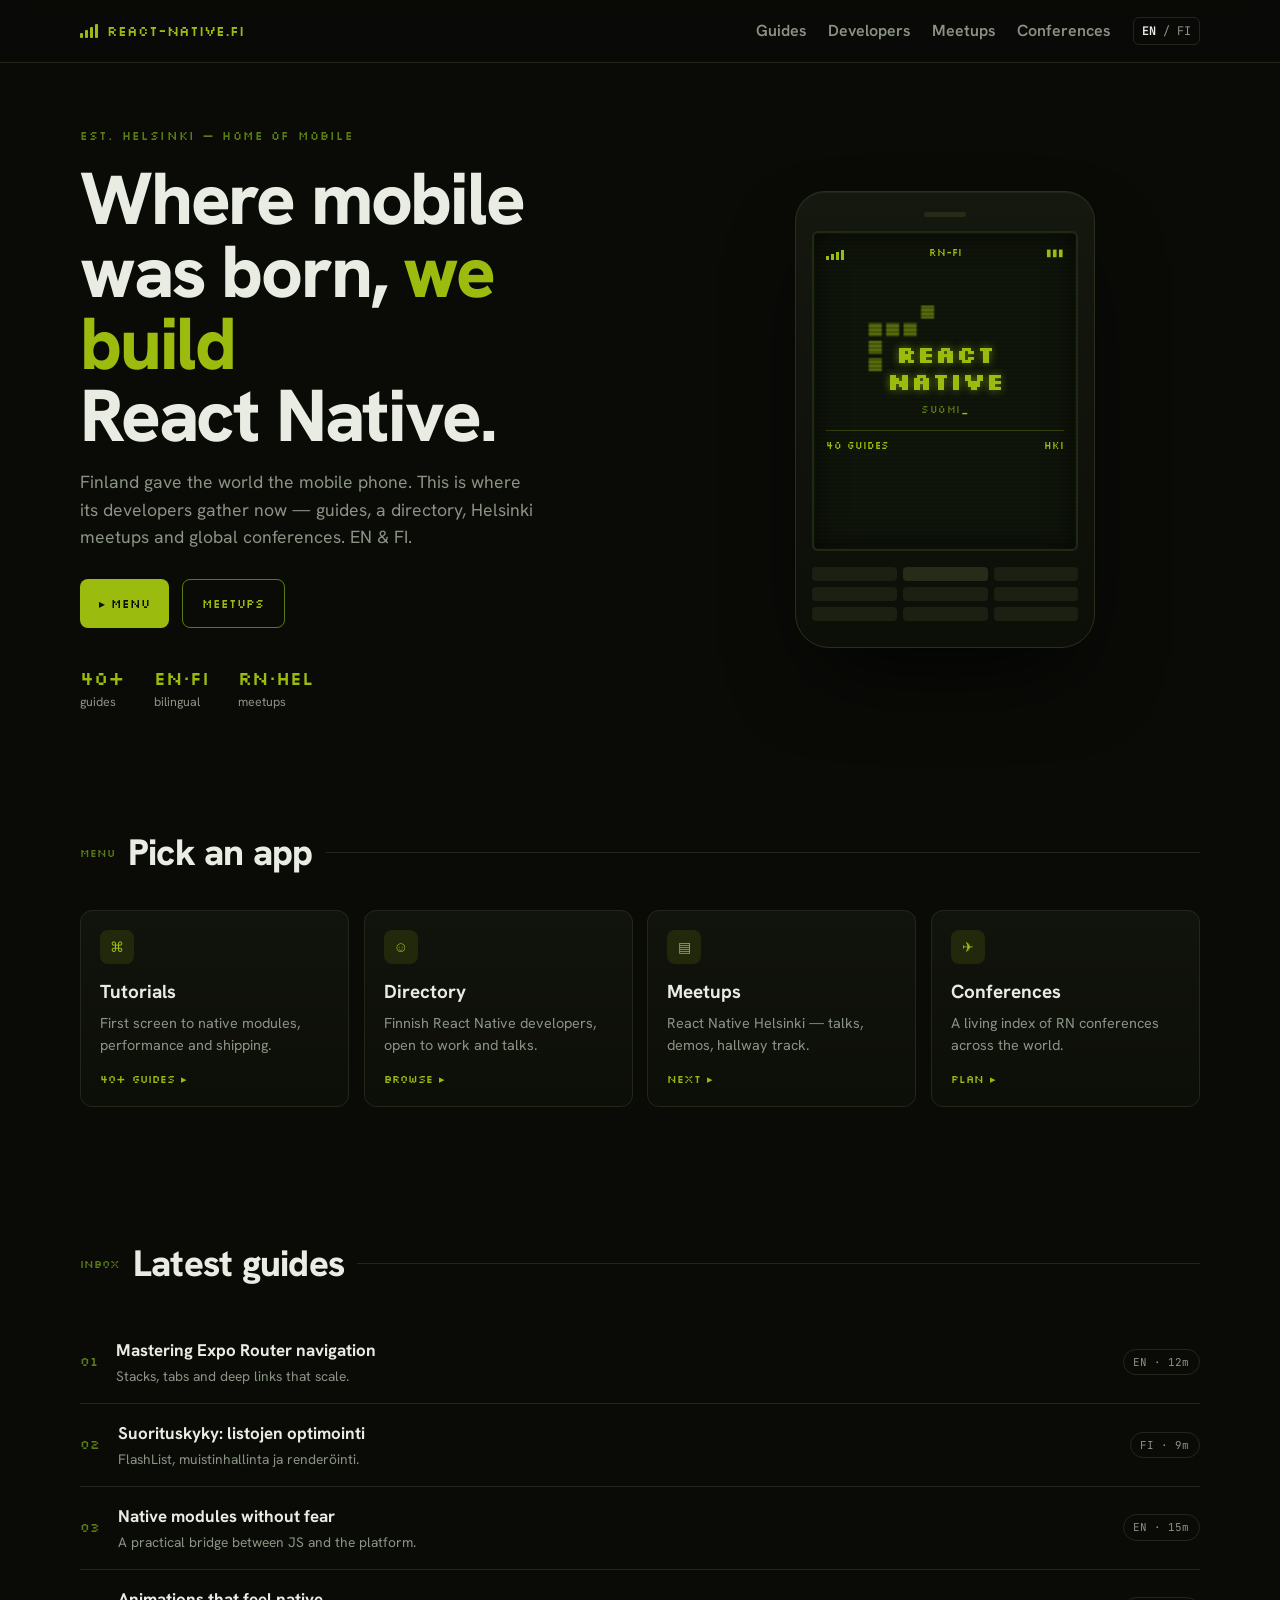
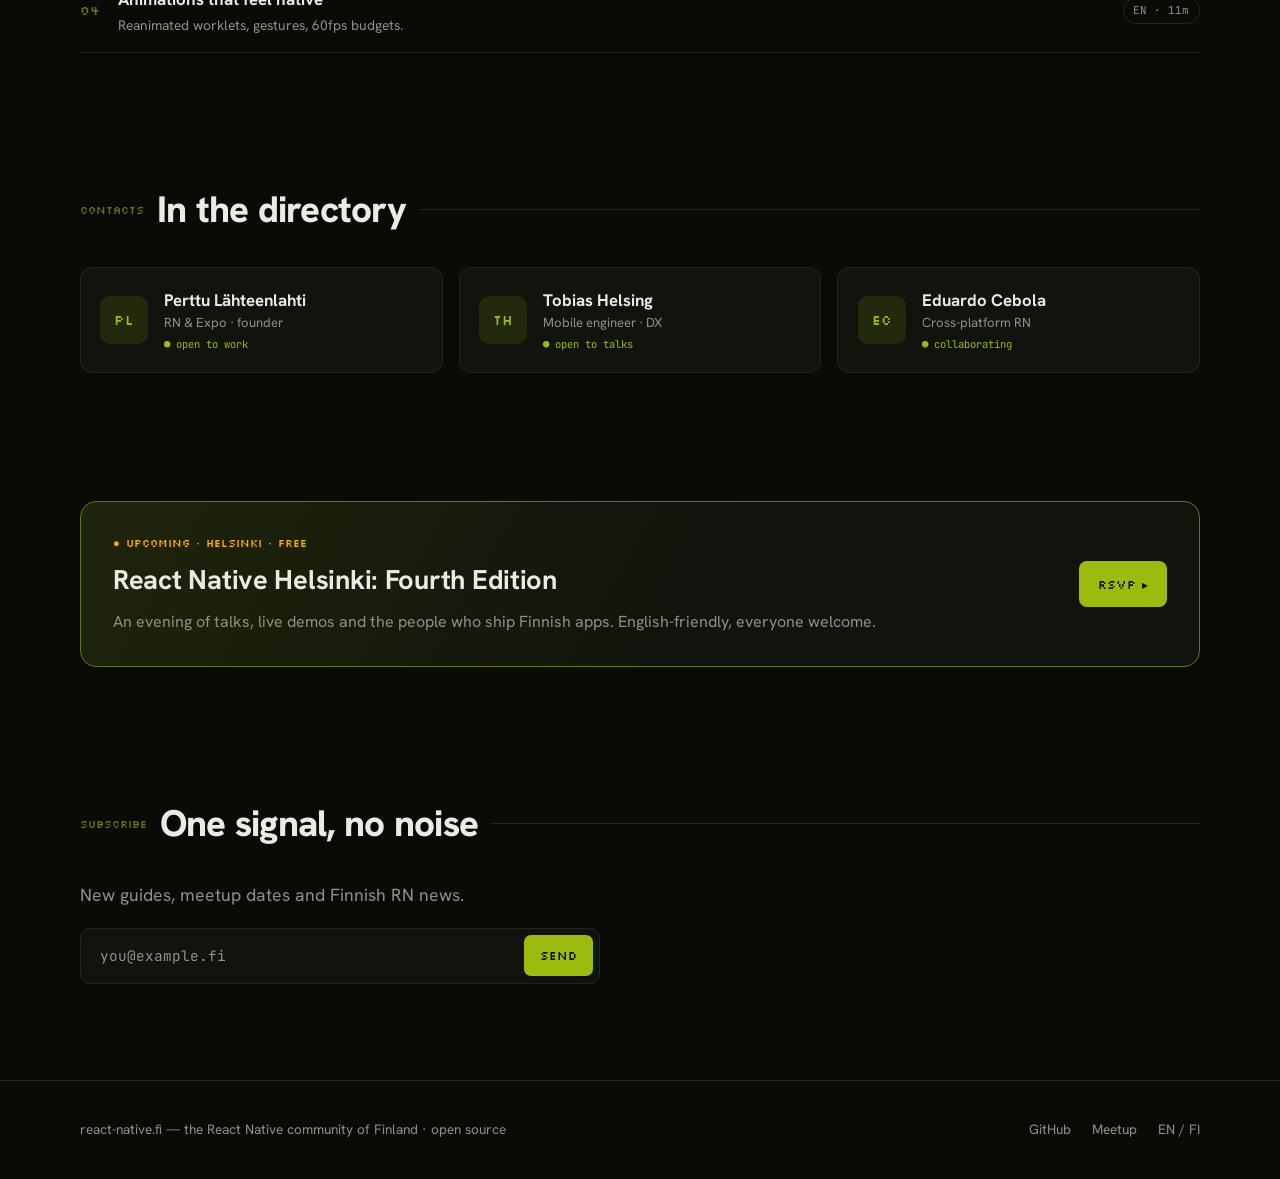
<file: redesign-explorations/c-3310.html>
<!doctype html>
<html lang="en">
<head>
<meta charset="utf-8" />
<meta name="viewport" content="width=device-width, initial-scale=1" />
<title>React Native Finland — 3310</title>
<link rel="preconnect" href="https://fonts.googleapis.com">
<link rel="preconnect" href="https://fonts.gstatic.com" crossorigin>
<link href="https://fonts.googleapis.com/css2?family=Hanken+Grotesk:wght@400;500;600;700;800&family=JetBrains+Mono:wght@400;500;700&family=Silkscreen:wght@400;700&display=swap" rel="stylesheet">
<style>
:root{
  --case:#0a0b07; --case-2:#11140c; --lcd:#10160b; --lcd-edge:#1f2a15;
  --green:#9bbc0f; --green-dim:#5a7a14; --amber:#ffb000;
  --text:#e9ece2; --mute:#8b9384; --line:#23271b;
  color-scheme:dark;
}
*{box-sizing:border-box;margin:0;padding:0}
html{scroll-behavior:smooth}
body{font-family:"Hanken Grotesk",system-ui,sans-serif; background:var(--case); color:var(--text); line-height:1.55; -webkit-font-smoothing:antialiased;
  background-image:radial-gradient(800px 500px at 50% -10%, rgba(155,188,15,.07), transparent 65%);}
.pixel{font-family:"Silkscreen",monospace; letter-spacing:.02em}
.mono{font-family:"JetBrains Mono",monospace}
.wrap{width:min(1120px,92vw); margin-inline:auto}
a{color:inherit}

nav{position:sticky; top:0; z-index:30; background:rgba(10,11,7,.86); backdrop-filter:blur(8px); border-bottom:1px solid var(--line)}
.nav-in{display:flex; align-items:center; gap:1.4rem; height:62px}
.brand{font-family:"Silkscreen"; font-size:.9rem; color:var(--green); display:flex; gap:.55rem; align-items:center}
.brand .sig{display:flex; gap:2px; align-items:flex-end}
.brand .sig i{width:3px; background:var(--green); display:block; border-radius:1px}
.brand .sig i:nth-child(1){height:5px}.brand .sig i:nth-child(2){height:8px}.brand .sig i:nth-child(3){height:11px}.brand .sig i:nth-child(4){height:14px}
.nav-links{display:flex; gap:1.3rem; margin-left:auto; font-weight:600}
.nav-links a{text-decoration:none; color:var(--mute)}
.nav-links a:hover{color:var(--green)}
.lang{font-family:"JetBrains Mono"; font-size:.74rem; color:var(--mute); border:1px solid var(--line); border-radius:6px; padding:.25rem .5rem}
.lang b{color:var(--text)}
@media(max-width:820px){.nav-links{display:none}}

/* hero */
.hero{padding:4rem 0 3rem; display:grid; grid-template-columns:1.05fr .95fr; gap:3rem; align-items:center}
@media(max-width:940px){.hero{grid-template-columns:1fr; gap:2.4rem}}
.eyebrow{font-family:"Silkscreen"; font-size:.72rem; color:var(--green-dim); letter-spacing:.1em}
h1.title{font-size:clamp(2.6rem,6vw,4.6rem); line-height:.98; letter-spacing:-.03em; font-weight:800; margin:1.1rem 0}
h1.title .g{color:var(--green)}
.lede{color:var(--mute); font-size:1.1rem; max-width:46ch}
.cta-row{display:flex; gap:.8rem; margin-top:1.8rem; flex-wrap:wrap}
.btn{font-family:"Silkscreen"; font-size:.78rem; text-decoration:none; border-radius:8px; padding:.85rem 1.2rem; transition:.18s; display:inline-flex; gap:.5rem; align-items:center}
.btn-fill{background:var(--green); color:#0c1003; box-shadow:0 0 0 0 rgba(155,188,15,.5)}
.btn-fill:hover{box-shadow:0 0 18px rgba(155,188,15,.45); transform:translateY(-2px)}
.btn-out{border:1px solid var(--green-dim); color:var(--green)}
.btn-out:hover{border-color:var(--green)}
.btn:focus-visible{outline:2px solid var(--amber); outline-offset:3px}

/* the phone */
.phone{justify-self:center; width:300px; max-width:80vw; background:linear-gradient(180deg,#15180f,#0c0e08); border:1px solid #2a2f1d; border-radius:30px 30px 34px 34px; padding:20px 16px 26px; box-shadow:0 40px 90px -30px rgba(0,0,0,.9), inset 0 1px 0 rgba(255,255,255,.05)}
.phone .speaker{width:42px;height:5px;border-radius:3px;background:#262b18;margin:0 auto 14px}
.screen{position:relative; background:var(--lcd); border:2px solid var(--lcd-edge); border-radius:6px; padding:12px; aspect-ratio:5/6; overflow:hidden;
  box-shadow:inset 0 0 30px rgba(0,0,0,.7), inset 0 0 0 1px rgba(155,188,15,.06)}
.screen::after{content:""; position:absolute; inset:0; pointer-events:none;
  background:repeating-linear-gradient(0deg, rgba(0,0,0,.18) 0 2px, transparent 2px 4px);
  mix-blend-mode:multiply}
#snake{position:absolute; inset:0; width:100%; height:100%; opacity:.5}
.lcd-status{position:relative; display:flex; justify-content:space-between; font-family:"Silkscreen"; font-size:.6rem; color:var(--green); z-index:2}
.lcd-status .bars{display:flex; gap:2px; align-items:flex-end}
.lcd-status .bars i{width:3px;background:var(--green);display:block}
.lcd-status .bars i:nth-child(1){height:4px}.lcd-status .bars i:nth-child(2){height:6px}.lcd-status .bars i:nth-child(3){height:8px}.lcd-status .bars i:nth-child(4){height:10px}
.lcd-main{position:relative; z-index:2; height:calc(100% - 18px); display:flex; flex-direction:column; justify-content:center; text-align:center; gap:.5rem}
.lcd-main .big{font-family:"Silkscreen"; font-weight:700; color:var(--green); font-size:1.5rem; line-height:1.1; text-shadow:0 0 8px rgba(155,188,15,.6)}
.lcd-main .sub{font-family:"Silkscreen"; font-size:.62rem; color:var(--green-dim); letter-spacing:.06em}
.lcd-main .row{font-family:"Silkscreen"; font-size:.6rem; color:var(--green); display:flex; justify-content:space-between; border-top:1px solid rgba(155,188,15,.25); padding-top:.4rem; margin-top:.3rem}
.type::after{content:"_"; animation:blink 1s steps(1) infinite; color:var(--green)}
@keyframes blink{50%{opacity:0}}
.phone .keys{display:grid; grid-template-columns:repeat(3,1fr); gap:6px; margin-top:16px}
.phone .keys b{height:14px; background:#1c2012; border-radius:4px; display:block}
.phone .keys b.nav{background:#262c17}

.stats{display:flex; gap:1.8rem; margin-top:2.2rem; flex-wrap:wrap}
.stat .n{font-family:"Silkscreen"; font-size:1.2rem; color:var(--green)}
.stat .l{font-size:.78rem; color:var(--mute)}

/* sections */
.section{padding:4rem 0}
.sec-head{display:flex; align-items:center; gap:.8rem; margin-bottom:1.8rem}
.sec-head .pre{font-family:"Silkscreen"; font-size:.7rem; color:var(--green-dim)}
.sec-head h2{font-size:clamp(1.6rem,3vw,2.3rem); letter-spacing:-.02em; font-weight:800}
.sec-head .line{flex:1; height:1px; background:var(--line)}

/* menu cards (phone-menu metaphor) */
.menu{display:grid; grid-template-columns:repeat(4,1fr); gap:.9rem}
@media(max-width:860px){.menu{grid-template-columns:repeat(2,1fr)}}
@media(max-width:520px){.menu{grid-template-columns:1fr}}
.item{text-decoration:none; color:inherit; border:1px solid var(--line); border-radius:12px; background:linear-gradient(180deg,var(--case-2),#0c0e08); padding:1.2rem; transition:.22s; position:relative}
.item:hover{border-color:var(--green-dim); transform:translateY(-4px)}
.item:focus-visible{outline:2px solid var(--green); outline-offset:3px}
.item .ico{width:34px;height:34px;border-radius:8px; display:grid; place-items:center; background:rgba(155,188,15,.12); color:var(--green); font-family:"Silkscreen"; font-size:.9rem; margin-bottom:.8rem}
.item h3{font-size:1.18rem; margin-bottom:.35rem}
.item p{color:var(--mute); font-size:.9rem}
.item .go{margin-top:.9rem; font-family:"Silkscreen"; font-size:.66rem; color:var(--green)}

/* guides */
.guide{display:grid; grid-template-columns:auto 1fr auto; gap:1.1rem; align-items:center; padding:1rem 0; border-bottom:1px solid var(--line); text-decoration:none; color:inherit; transition:.2s}
.guide:hover{padding-left:.5rem}
.guide:hover .gt{color:var(--green)}
.guide .gn{font-family:"Silkscreen"; font-size:.8rem; color:var(--green-dim)}
.guide .gt{font-weight:700; font-size:1.06rem}
.guide .gd{color:var(--mute); font-size:.86rem; margin-top:.15rem}
.guide .tag{font-family:"JetBrains Mono"; font-size:.68rem; color:var(--mute); border:1px solid var(--line); border-radius:999px; padding:.25rem .6rem}

/* devs */
.devs{display:grid; grid-template-columns:repeat(3,1fr); gap:1rem}
@media(max-width:760px){.devs{grid-template-columns:1fr}}
.dev{border:1px solid var(--line); border-radius:12px; padding:1.2rem; background:var(--case-2); display:flex; gap:1rem; align-items:center}
.dev .av{width:48px;height:48px;border-radius:10px; background:rgba(155,188,15,.12); color:var(--green); display:grid; place-items:center; font-family:"Silkscreen"; font-size:.9rem}
.dev h3{font-size:1.05rem}
.dev .role{color:var(--mute); font-size:.82rem}
.dev .st{font-family:"JetBrains Mono"; font-size:.66rem; color:var(--green); margin-top:.2rem}

/* meetup */
.meet{border:1px solid var(--green-dim); border-radius:16px; padding:2rem; background:linear-gradient(120deg, rgba(155,188,15,.10), transparent 55%), var(--case-2); display:grid; grid-template-columns:1fr auto; gap:1.4rem; align-items:center}
@media(max-width:720px){.meet{grid-template-columns:1fr}}
.meet .when{font-family:"Silkscreen"; font-size:.7rem; color:var(--amber)}
.meet h3{font-size:1.7rem; margin:.5rem 0; letter-spacing:-.01em}
.meet p{color:var(--mute)}

/* newsletter */
.news{display:flex; gap:.6rem; border:1px solid var(--line); border-radius:10px; padding:.4rem; max-width:520px; background:var(--case-2)}
.news input{flex:1; background:transparent; border:0; color:var(--text); padding:.7rem .8rem; font-family:"JetBrains Mono"; font-size:.9rem}
.news input::placeholder{color:var(--mute)}
.news input:focus{outline:none}
.news button{font-family:"Silkscreen"; font-size:.72rem; background:var(--green); color:#0c1003; border:0; border-radius:7px; padding:.7rem 1rem; cursor:pointer}

footer{border-top:1px solid var(--line); margin-top:2rem; padding:2.4rem 0; color:var(--mute); font-size:.85rem}
.f-in{display:flex; justify-content:space-between; gap:1rem; flex-wrap:wrap}
.f-in a{color:var(--mute); text-decoration:none}.f-in a:hover{color:var(--green)}

@media (prefers-reduced-motion: reduce){ *{animation:none !important} #snake{display:none} .type::after{display:none} }
</style>
</head>
<body>
<nav>
  <div class="wrap nav-in">
    <div class="brand"><span class="sig"><i></i><i></i><i></i><i></i></span> react-native.fi</div>
    <div class="nav-links"><a href="#menu">Guides</a><a href="#devs">Developers</a><a href="#meet">Meetups</a><a href="#guides">Conferences</a></div>
    <span class="lang"><b>EN</b> / FI</span>
  </div>
</nav>

<header class="hero wrap">
  <div>
    <div class="eyebrow">EST. HELSINKI — HOME OF MOBILE</div>
    <h1 class="title">Where mobile<br>was born, <span class="g">we build</span><br>React Native.</h1>
    <p class="lede">Finland gave the world the mobile phone. This is where its developers gather now — guides, a directory, Helsinki meetups and global conferences. EN &amp; FI.</p>
    <div class="cta-row">
      <a class="btn btn-fill" href="#menu">▸ Menu</a>
      <a class="btn btn-out" href="#meet">Meetups</a>
    </div>
    <div class="stats">
      <div class="stat"><div class="n">40+</div><div class="l">guides</div></div>
      <div class="stat"><div class="n">EN·FI</div><div class="l">bilingual</div></div>
      <div class="stat"><div class="n">RN·HEL</div><div class="l">meetups</div></div>
    </div>
  </div>

  <div class="phone" aria-hidden="true">
    <div class="speaker"></div>
    <div class="screen">
      <canvas id="snake" width="120" height="144"></canvas>
      <div class="lcd-status">
        <span class="bars"><i></i><i></i><i></i><i></i></span>
        <span>RN-FI</span>
        <span>▮▮▮</span>
      </div>
      <div class="lcd-main">
        <div class="big">REACT<br>NATIVE</div>
        <div class="sub type" id="boot">SUOMI</div>
        <div class="row"><span>40 GUIDES</span><span>HKI</span></div>
      </div>
    </div>
    <div class="keys">
      <b></b><b class="nav"></b><b></b>
      <b></b><b></b><b></b>
      <b></b><b></b><b></b>
    </div>
  </div>
</header>

<main>
  <section class="section wrap" id="menu">
    <div class="sec-head"><span class="pre">MENU</span><h2>Pick an app</h2><span class="line"></span></div>
    <div class="menu">
      <a class="item" href="#guides"><div class="ico">⌘</div><h3>Tutorials</h3><p>First screen to native modules, performance and shipping.</p><div class="go">40+ GUIDES ▸</div></a>
      <a class="item" href="#devs"><div class="ico">☺</div><h3>Directory</h3><p>Finnish React Native developers, open to work and talks.</p><div class="go">BROWSE ▸</div></a>
      <a class="item" href="#meet"><div class="ico">▤</div><h3>Meetups</h3><p>React Native Helsinki — talks, demos, hallway track.</p><div class="go">NEXT ▸</div></a>
      <a class="item" href="#guides"><div class="ico">✈</div><h3>Conferences</h3><p>A living index of RN conferences across the world.</p><div class="go">PLAN ▸</div></a>
    </div>
  </section>

  <section class="section wrap" id="guides">
    <div class="sec-head"><span class="pre">INBOX</span><h2>Latest guides</h2><span class="line"></span></div>
    <a class="guide" href="#"><span class="gn">01</span><span><div class="gt">Mastering Expo Router navigation</div><div class="gd">Stacks, tabs and deep links that scale.</div></span><span class="tag">EN · 12m</span></a>
    <a class="guide" href="#"><span class="gn">02</span><span><div class="gt">Suorituskyky: listojen optimointi</div><div class="gd">FlashList, muistinhallinta ja renderöinti.</div></span><span class="tag">FI · 9m</span></a>
    <a class="guide" href="#"><span class="gn">03</span><span><div class="gt">Native modules without fear</div><div class="gd">A practical bridge between JS and the platform.</div></span><span class="tag">EN · 15m</span></a>
    <a class="guide" href="#"><span class="gn">04</span><span><div class="gt">Animations that feel native</div><div class="gd">Reanimated worklets, gestures, 60fps budgets.</div></span><span class="tag">EN · 11m</span></a>
  </section>

  <section class="section wrap" id="devs">
    <div class="sec-head"><span class="pre">CONTACTS</span><h2>In the directory</h2><span class="line"></span></div>
    <div class="devs">
      <div class="dev"><div class="av">PL</div><div><h3>Perttu Lähteenlahti</h3><div class="role">RN & Expo · founder</div><div class="st">● open to work</div></div></div>
      <div class="dev"><div class="av">TH</div><div><h3>Tobias Helsing</h3><div class="role">Mobile engineer · DX</div><div class="st">● open to talks</div></div></div>
      <div class="dev"><div class="av">EC</div><div><h3>Eduardo Cebola</h3><div class="role">Cross-platform RN</div><div class="st">● collaborating</div></div></div>
    </div>
  </section>

  <section class="section wrap" id="meet">
    <div class="meet">
      <div>
        <div class="when">● UPCOMING · HELSINKI · FREE</div>
        <h3>React Native Helsinki: Fourth Edition</h3>
        <p>An evening of talks, live demos and the people who ship Finnish apps. English-friendly, everyone welcome.</p>
      </div>
      <a class="btn btn-fill" href="#">RSVP ▸</a>
    </div>
  </section>

  <section class="section wrap">
    <div class="sec-head"><span class="pre">SUBSCRIBE</span><h2>One signal, no noise</h2><span class="line"></span></div>
    <p class="lede" style="margin-bottom:1.2rem">New guides, meetup dates and Finnish RN news.</p>
    <form class="news" onsubmit="return false">
      <input type="email" placeholder="you@example.fi" aria-label="Email address">
      <button>SEND</button>
    </form>
  </section>
</main>

<footer>
  <div class="wrap f-in">
    <div>react-native.fi — the React Native community of Finland · open source</div>
    <div style="display:flex;gap:1.3rem"><a href="#">GitHub</a><a href="#">Meetup</a><a href="#">EN / FI</a></div>
  </div>
</footer>

<script>
(function(){
  var prefersReduced = window.matchMedia && window.matchMedia('(prefers-reduced-motion: reduce)').matches;
  // boot type effect
  var boot = document.getElementById('boot');
  if(boot && !prefersReduced){
    var word = 'SUOMI'; boot.textContent='';
    var i=0; var t=setInterval(function(){ boot.textContent = word.slice(0,++i); if(i>=word.length) clearInterval(t); }, 220);
  }
  // ambient snake in the LCD
  var cv = document.getElementById('snake');
  if(!cv || prefersReduced || !cv.getContext) return;
  var ctx = cv.getContext('2d');
  var G = 8, COLS = cv.width/G, ROWS = cv.height/G;
  var snake = [{x:3,y:9}], dir={x:1,y:0}, food={x:8,y:4}, len=5;
  function place(){ food = {x:(Math.floor((Date.now()/97)%COLS)), y:(Math.floor((Date.now()/53)%ROWS))}; }
  function step(){
    var head={x:snake[0].x+dir.x, y:snake[0].y+dir.y};
    // simple AI: steer toward food, avoid walls
    if(head.x<0||head.x>=COLS||head.y<0||head.y>=ROWS){
      if(dir.x!==0){ dir={x:0,y: head.y<ROWS/2?1:-1}; } else { dir={x: head.x<COLS/2?1:-1, y:0}; }
      head={x:snake[0].x+dir.x, y:snake[0].y+dir.y};
    } else {
      if(dir.x!==0 && snake[0].y!==food.y && Math.random()<0.35) dir={x:0,y: food.y>snake[0].y?1:-1};
      else if(dir.y!==0 && snake[0].x!==food.x && Math.random()<0.35) dir={x: food.x>snake[0].x?1:-1, y:0};
      head={x:snake[0].x+dir.x, y:snake[0].y+dir.y};
    }
    head.x=(head.x+COLS)%COLS; head.y=(head.y+ROWS)%ROWS;
    snake.unshift(head);
    if(head.x===food.x && head.y===food.y){ len++; place(); }
    while(snake.length>len) snake.pop();
    draw();
  }
  function draw(){
    ctx.clearRect(0,0,cv.width,cv.height);
    ctx.fillStyle='#9bbc0f';
    ctx.fillRect(food.x*G+1, food.y*G+1, G-2, G-2);
    for(var i=0;i<snake.length;i++){ ctx.fillRect(snake[i].x*G+1, snake[i].y*G+1, G-2, G-2); }
  }
  place(); setInterval(step, 220);
})();
</script>
</body>
</html>
</file>
